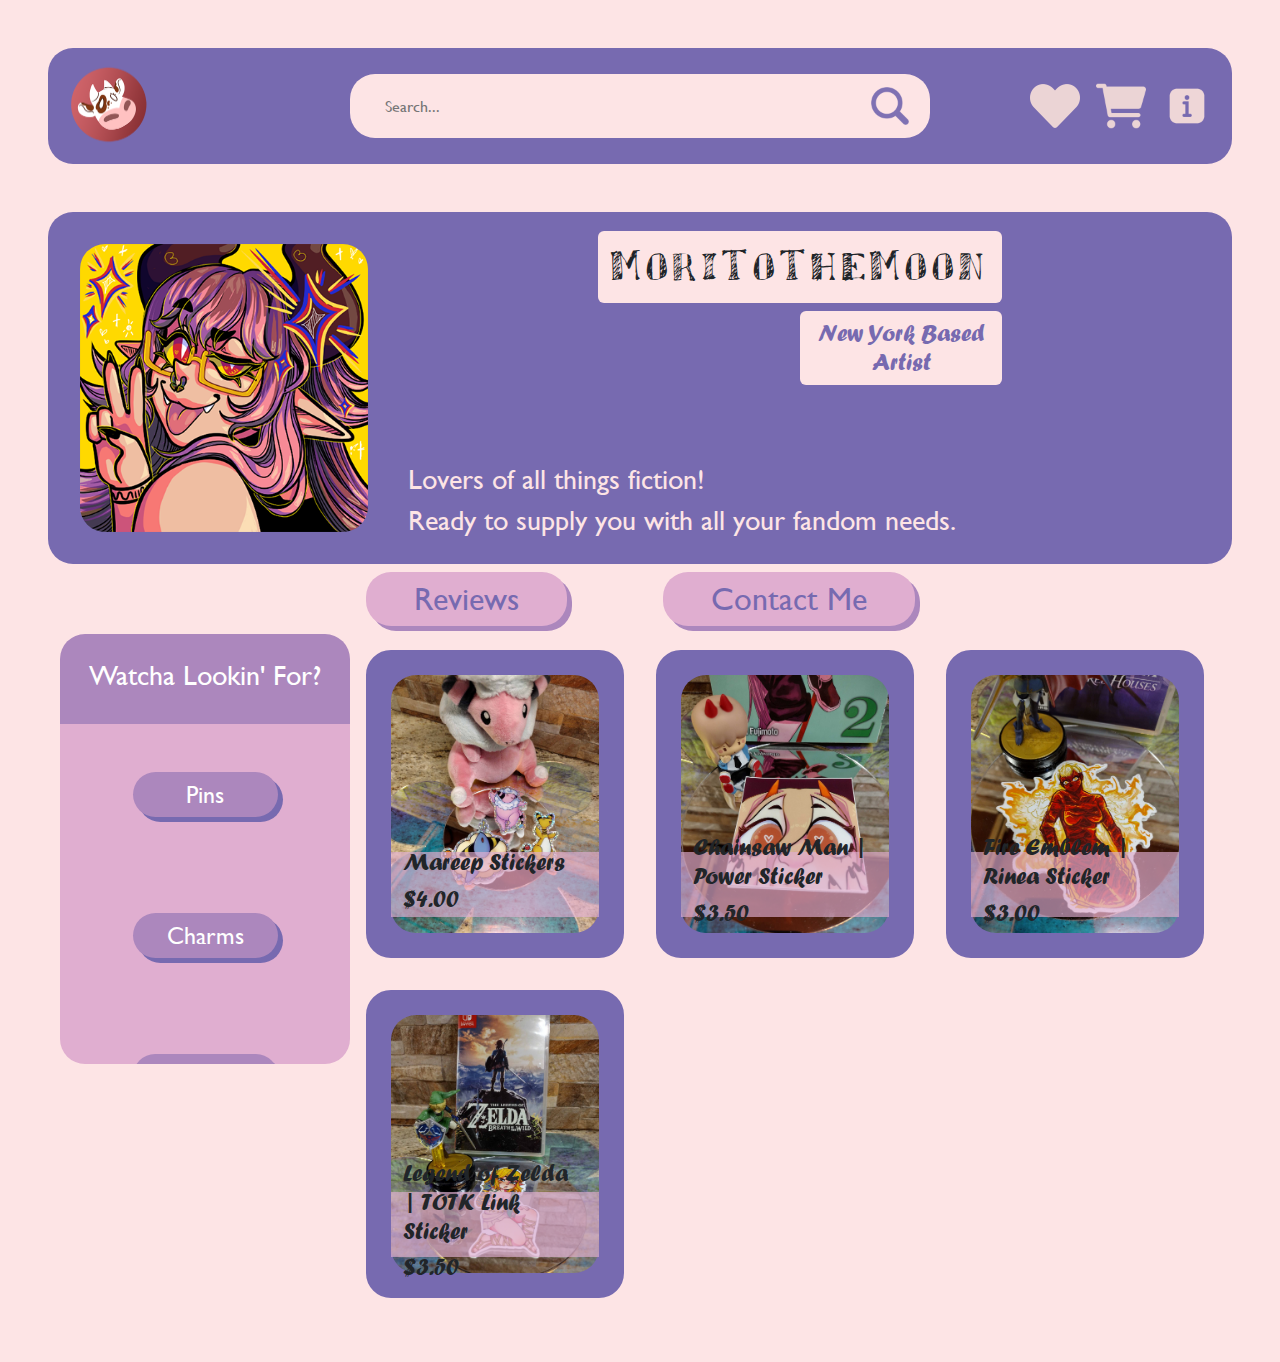
<file: index.html>
<!doctype html>
<html lang="en">
  <head>
    <meta charset="utf-8">
    <meta name="viewport" content="width=device-width, initial-scale=1">
    <title>MoriToTheMoon's Site</title>
    <link href="https://cdn.jsdelivr.net/npm/bootstrap@5.3.3/dist/css/bootstrap.min.css" rel="stylesheet" integrity="sha384-QWTKZyjpPEjISv5WaRU9OFeRpok6YctnYmDr5pNlyT2bRjXh0JMhjY6hW+ALEwIH" crossorigin="anonymous">
    <link rel="stylesheet" href="style.css">
    <link rel="icon" href="./assets/cow logo 1.png">
  </head>
  <body class="p-5">
    <!-- navbar-->
    <nav class="navbar navbar-expand-lg navbar-light py-2 mb-5">
      <div class="container-fluid d-flex flex-row justify-content-center">
        <div class="container w-25 float-start p-0 m-0" onclick="toHome()" style="cursor: pointer;">
          <img src="./assets/cow logo 1.png" width="100" height="100" class="float-start" />
        </div>
        <div class="container w-50 s-cont d-flex justify-content-center align-items-center">
          <input type="text" placeholder="Search...">
          <img src="./assets/3844432_magnifier_search_zoom_icon 2.png" width="50" height="50" />
        </div>
        <div class="container w-25 p-0 m-0 d-flex justify-content-end">
          <img src="./assets/8542029_heart_love_like_icon.png" width="50" height="50" class="mx-2"/>
          <img src="./assets/8664960_cart_shopping_icon.png" alt="" width="50" height="50" class="mx-2" onclick="toCart()" style="cursor: pointer;"/>
          <img src="./assets/4476899_description_about_interface_info_web icons_icon.png" width="50" height="50" class="mx-2"/>
        </div>
      </div>
    </nav>

    <div class="container-fluid h-abt d-flex flex-row p-3 mb-2" style="border-radius: 25px;">
      <img src="./assets/sona pfp.png" class="w-25 m-3" style="border-radius: 25px;"/>
      <div class="container-fluid d-flex flex-column align-items-center justify-content-center">
        <div class="w-50 bg-bpi h-auto p-2 rounded text-center mb-2" style="font-family: 'sketchy'; letter-spacing: 0.3em;">
          <h1>MoriToTheMoon</h1>
        </div>
        <div class="w-25 bg-bpi h-auto p-0 rounded text-center f-dpur" style="margin-left: 25%; font-family: 'forte';">
          <h4 class="m-0 py-2">New York Based Artist</h4>
        </div>
        <div class="container-fluid h-50 d-flex flex-column justify-content-end abt-desc f-bpi m-0">
          <h3>Lovers of all things fiction!</h3>
          <h3>Ready to supply you with all your fandom needs.</h3>
        </div>
      </div>
    </div>
    <div class="container-fluid w-50 d-flex flex-row mb-2">
      <div class="container w-25 bg-pi w-auto px-5 py-2 d-flex flex-column justify-content-center me-5 f-dpur" style="border-radius: 25px; box-shadow: 5px 5px #ac87bd">
        <h2 class="m-0">Reviews</h2>
      </div>
      <div class="container w-25 bg-pi w-auto px-5 py-2 d-flex flex-column justify-content-center ms-5 f-dpur" style="border-radius: 25px; box-shadow: 5px 5px #ac87bd; cursor: pointer;" onclick="toContact()">
        <h2 class="m-0">Contact Me</h2>
      </div>
    </div>

    <div class="container-fluid d-flex flex-row">
      <div class="container-fluid w-25 p-0 d-flex flex-column h-0" style="border-radius: 25px; color: white;">
        <div class="container-fluid text-center py-4 bg-pur" style="border-top-left-radius: 25px; border-top-right-radius: 25px;">
          <h3>Watcha Lookin' For?</h3>
        </div>
        <div class="container-fluid bg-pi d-flex flex-column m-0 p-0 h-50 overflow-auto pin-scroll" style="border-bottom-left-radius: 25px; border-bottom-right-radius: 25px;">
          <div class="container w-50 my-5 bg-pur text-center" style="border-radius: 25px; box-shadow: 5px 5px #776ab0; cursor: pointer;">
            <h4 class="m-0 py-2">Pins</h4>
          </div>
          <div class="container w-50 my-5 bg-pur text-center" style="border-radius: 25px; box-shadow: 5px 5px #776ab0; cursor: pointer;">
            <h4 class="m-0 py-2">Charms</h4>
          </div>
          <div class="container w-50 my-5 bg-pur text-center" style="border-radius: 25px; box-shadow: 5px 5px #776ab0; cursor: pointer;">
            <h4 class="m-0 py-2">Prints</h4>
          </div>
          <div class="container w-50 my-5 bg-pur text-center" style="border-radius: 25px; box-shadow: 5px 5px #776ab0; cursor: pointer;">
            <h4 class="m-0 py-2">Stickers</h4>
          </div>
        </div>
      </div>
      <div class="container-fluid w-75">
        <div class="row row-cols-3" style="font-family: 'forte';">
          <div class="col p-3" style="border-radius: 25px;" onclick="toMareepPage()">
            <div class="art-col w-100 ratio bg-dpur position-relative" style="border-radius: 25px; border: 25px #776ab0 solid;">
              <img src="./assets/IMG_20241114_084109491.jpg" alt="" class="object-fit-cover" style="border-radius: 25px;">
                <div class="container position-absolute bg-pi-t h-25 top-50 mt-5 d-flex flex-column justify-content-center">
                  <h5 style="font-size: x-large;">Mareep Stickers</h5>
                  <h6 style="font-size: x-large;">$4.00</h6>
                </div>
            </div>
          </div>
          <div class="col p-3" style="border-radius: 25px;" onclick="toChainsawPage()">
            <div class="art-col w-100 ratio bg-dpur position-relative" style="border-radius: 25px; border: 25px #776ab0 solid;">
              <img src="./assets/IMG_20241114_084432231_HDR.jpg" alt="" class="object-fit-cover" style="border-radius: 25px;">
                <div class="container position-absolute bg-pi-t h-25 top-50 mt-5 d-flex flex-column justify-content-center">
                  <h5 style="font-size: x-large;">Chainsaw Man | Power Sticker</h5>
                  <h6 style="font-size: x-large;">$3.50</h6>
                </div>
            </div>
          </div>
          <div class="col p-3" style="border-radius: 25px;" onclick="toRineaPage()">
            <div class="art-col w-100 ratio bg-dpur position-relative" style="border-radius: 25px; border: 25px #776ab0 solid;">
              <img src="./assets/IMG_20241114_084625590_HDR.jpg" alt="" class="object-fit-cover" style="border-radius: 25px;">
                <div class="container position-absolute bg-pi-t h-25 top-50 mt-5 d-flex flex-column justify-content-center">
                  <h5 style="font-size: x-large;">Fire Emblem | Rinea Sticker</h5>
                  <h6 style="font-size: x-large;">$3.00</h6>
                </div>
            </div>
          </div>
          <div class="col p-3" style="border-radius: 25px;" onclick="toLinkPage()">
            <div class="art-col w-100 ratio bg-dpur position-relative" style="border-radius: 25px; border: 25px #776ab0 solid;">
              <img src="./assets/IMG_20241114_084914989_HDR.jpg" alt="" class="object-fit-cover" style="border-radius: 25px;">
                <div class="container position-absolute bg-pi-t h-25 top-50 mt-5 d-flex flex-column justify-content-center">
                  <h5 style="font-size: x-large;">Legend of Zelda | TOTK Link Sticker</h5>
                  <h6 style="font-size: x-large;">$3.50</h6>
                </div>
            </div>
          </div>
        </div>

      </div>
    </div>
    <script src="script.js"></script>
    <script src="https://cdn.jsdelivr.net/npm/bootstrap@5.3.3/dist/js/bootstrap.bundle.min.js" integrity="sha384-YvpcrYf0tY3lHB60NNkmXc5s9fDVZLESaAA55NDzOxhy9GkcIdslK1eN7N6jIeHz" crossorigin="anonymous"></script>
  </body>
</html>
</file>
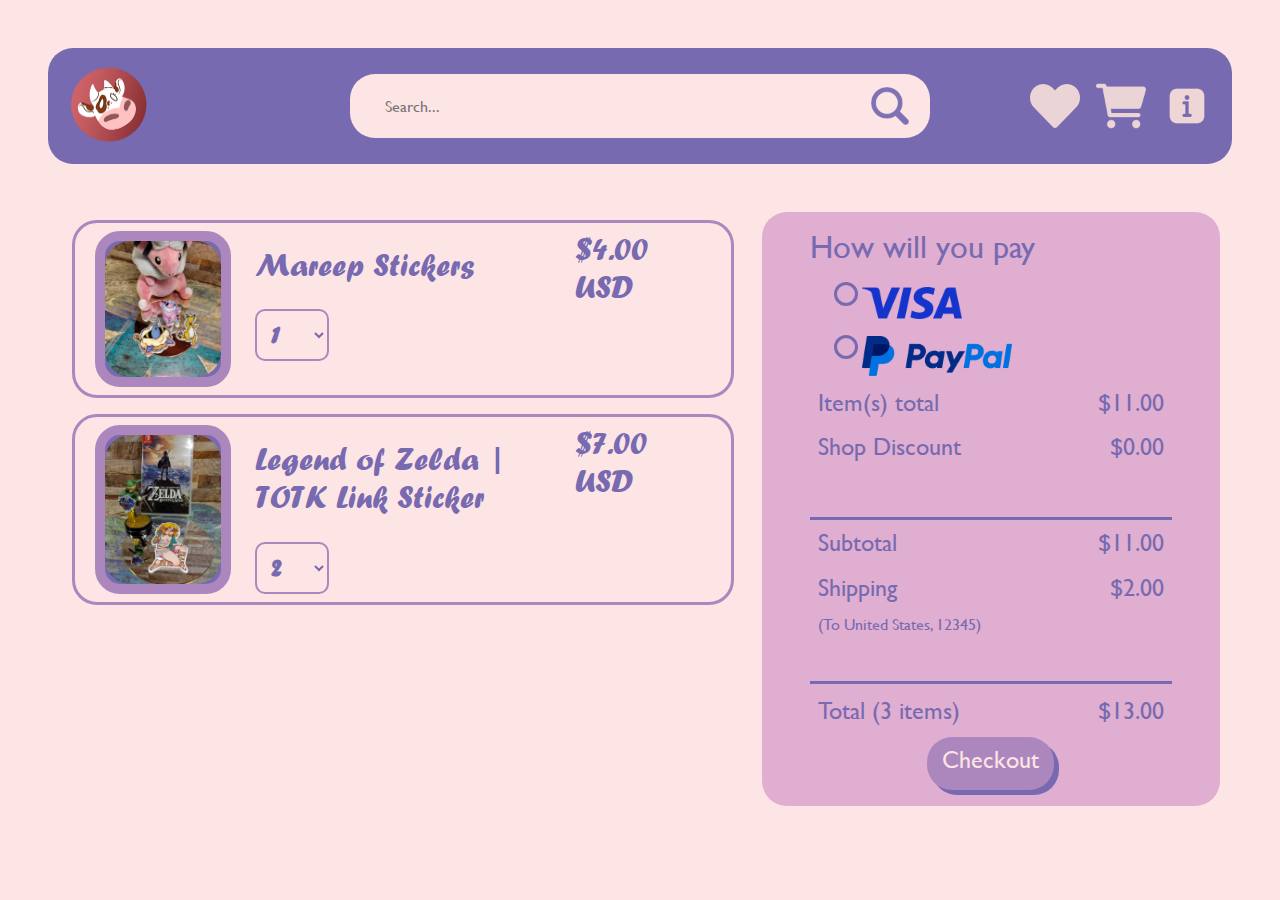
<file: cart.html>
<!doctype html>
<html lang="en">
  <head>
    <meta charset="utf-8">
    <meta name="viewport" content="width=device-width, initial-scale=1">
    <title>MoriToTheMoon's Site</title>
    <link href="https://cdn.jsdelivr.net/npm/bootstrap@5.3.3/dist/css/bootstrap.min.css" rel="stylesheet" integrity="sha384-QWTKZyjpPEjISv5WaRU9OFeRpok6YctnYmDr5pNlyT2bRjXh0JMhjY6hW+ALEwIH" crossorigin="anonymous">
    <link rel="stylesheet" href="style.css">
    <link rel="icon" href="./assets/cow logo 1.png">
  </head>
  <body class="p-5">
    <!-- navbar-->
    <nav class="navbar navbar-expand-lg navbar-light py-2 mb-5">
      <div class="container-fluid d-flex flex-row justify-content-center">
        <div class="container w-25 float-start p-0 m-0" onclick="toHome()" style="cursor: pointer;">
          <img src="./assets/cow logo 1.png" width="100" height="100" class="float-start" />
        </div>
        <div class="container w-50 s-cont d-flex justify-content-center align-items-center">
          <input type="text" placeholder="Search...">
          <img src="./assets/3844432_magnifier_search_zoom_icon 2.png" width="50" height="50" />
        </div>
        <div class="container w-25 p-0 m-0 d-flex justify-content-end">
          <img src="./assets/8542029_heart_love_like_icon.png" width="50" height="50" class="mx-2"/>
          <img src="./assets/8664960_cart_shopping_icon.png" alt="" width="50" height="50" class="mx-2" onclick="toCart()" style="cursor: pointer;"/>
          <img src="./assets/4476899_description_about_interface_info_web icons_icon.png" width="50" height="50" class="mx-2"/>
        </div>
      </div>
    </nav>

    <div class="container-fluid d-flex flex-row">
        <div class="container-fluid d-flex flex-column" style="width: 60%; color: #776ab0; font-family: 'forte';">
            <div class="container-fluid d-flex flex-row p-2 my-2" style="border: #ac87bd 3px solid; border-radius: 25px;">
            <div class="container-fluid d-flex flex-row w-25 m-0" onclick="toMareepPage()">
                <div class="art-col ratio bg-dpur position-relative" style="border-radius: 25px; border: 10px #ac87bd solid;">
                    <img src="./assets/IMG_20241114_084109491.jpg" alt="" class="object-fit-cover" style="border-radius: 25px;">
                </div>
            </div>
            <div class="container-fluid w-50 d-flex flex-column mt-3">
                <h2 class="mb-4">Mareep Stickers</h2>
                <select name="Quantity" id="" style="font-size: 24px;">
                    <option value="1">1</option>
                    <option value="2">2</option>
                    <option value="3">3</option>
                    <option value="4">4</option>
                </select>
            </div>
            <div class="container-fluid w-25">
                <h2>$4.00 USD</h2>
            </div>
            </div>
            <div class="container-fluid d-flex flex-row p-2 my-2" style="border: #ac87bd 3px solid; border-radius: 25px;">
                <div class="container-fluid d-flex flex-row w-25 m-0" onclick="toChainsawPage()">
                    <div class="art-col ratio bg-dpur position-relative" style="border-radius: 25px; border: 10px #ac87bd solid;">
                        <img src="./assets/IMG_20241114_084914989_HDR.jpg" alt="" class="object-fit-cover" style="border-radius: 25px;">
                    </div>
                </div>
                <div class="container-fluid w-50 d-flex flex-column mt-3">
                    <h2 class="mb-4">Legend of Zelda | TOTK Link Sticker</h2>
                    <select name="Quantity" id="" style="font-size: 24px;">
                        <option value="1">1</option>
                        <option value="2" selected>2</option>
                        <option value="3">3</option>
                        <option value="4">4</option>
                    </select>
                </div>
                <div class="container-fluid w-25">
                    <h2>$7.00 USD</h2>
                </div>
                </div>

        </div>
        <div class="container-fluid bg-pi d-flex flex-column px-5 py-3 ms-3 f-dpur" style="width: 40%; border-radius: 25px;">
            <h2>How will you pay</h2>
            <div class="container d-flex flex-column">
                <div class="container my-2 cart-cont">
                    <input type="radio" name="Visa" id="">
                    <label for="Visa"><img src="./assets/visa_logo.png" alt="" width="100"></label>
                </div>
                <div class="container my-2 cart-cont">
                    <input type="radio" name="Paypal" id="">
                    <label for="Visa"><img src="./assets/paypal_logo.png" alt="" width="150"></label>
                </div>
            </div>
            <div class="container-fluid d-flex flex-row justify-content-between my-1 px-2">
              <h4>Item(s) total</h4>
              <h4>$11.00</h4>
            </div>
            <div class="container-fluid d-flex flex-row justify-content-between my-1 pb-5 px-2" style=" border-bottom: #776ab0 3px solid;">
              <h4>Shop Discount</h4>
              <h4>$0.00</h4>
            </div>
            <div class="container-fluid d-flex flex-row justify-content-between my-1 px-2" >
              <h4>Subtotal</h4>
              <h4>$11.00</h4>
            </div>
            <div class="container-fluid d-flex flex-row justify-content-between my-1 px-2">
              <h4>Shipping</h4>
              <h4>$2.00</h4>
            </div>
            <h6 class="pb-5 px-2" style=" border-bottom: #776ab0 3px solid;">(To United States, 12345)</h6>
            <div class="container-fluid d-flex flex-row justify-content-between my-1 px-2">
              <h4>Total (3 items)</h4>
              <h4>$13.00</h4>
            </div>
            <div class="container p-2 bg-pur text-center f-bpi" style="border-radius: 25px; box-shadow: #776ab0 5px 5px; width: 35%;">
                <h4>Checkout</h4>
            </div>
        </div>
    </div>
    <script src="script.js"></script>
    <script src="https://cdn.jsdelivr.net/npm/bootstrap@5.3.3/dist/js/bootstrap.bundle.min.js" integrity="sha384-YvpcrYf0tY3lHB60NNkmXc5s9fDVZLESaAA55NDzOxhy9GkcIdslK1eN7N6jIeHz" crossorigin="anonymous"></script>
  </body>
</html>
</file>
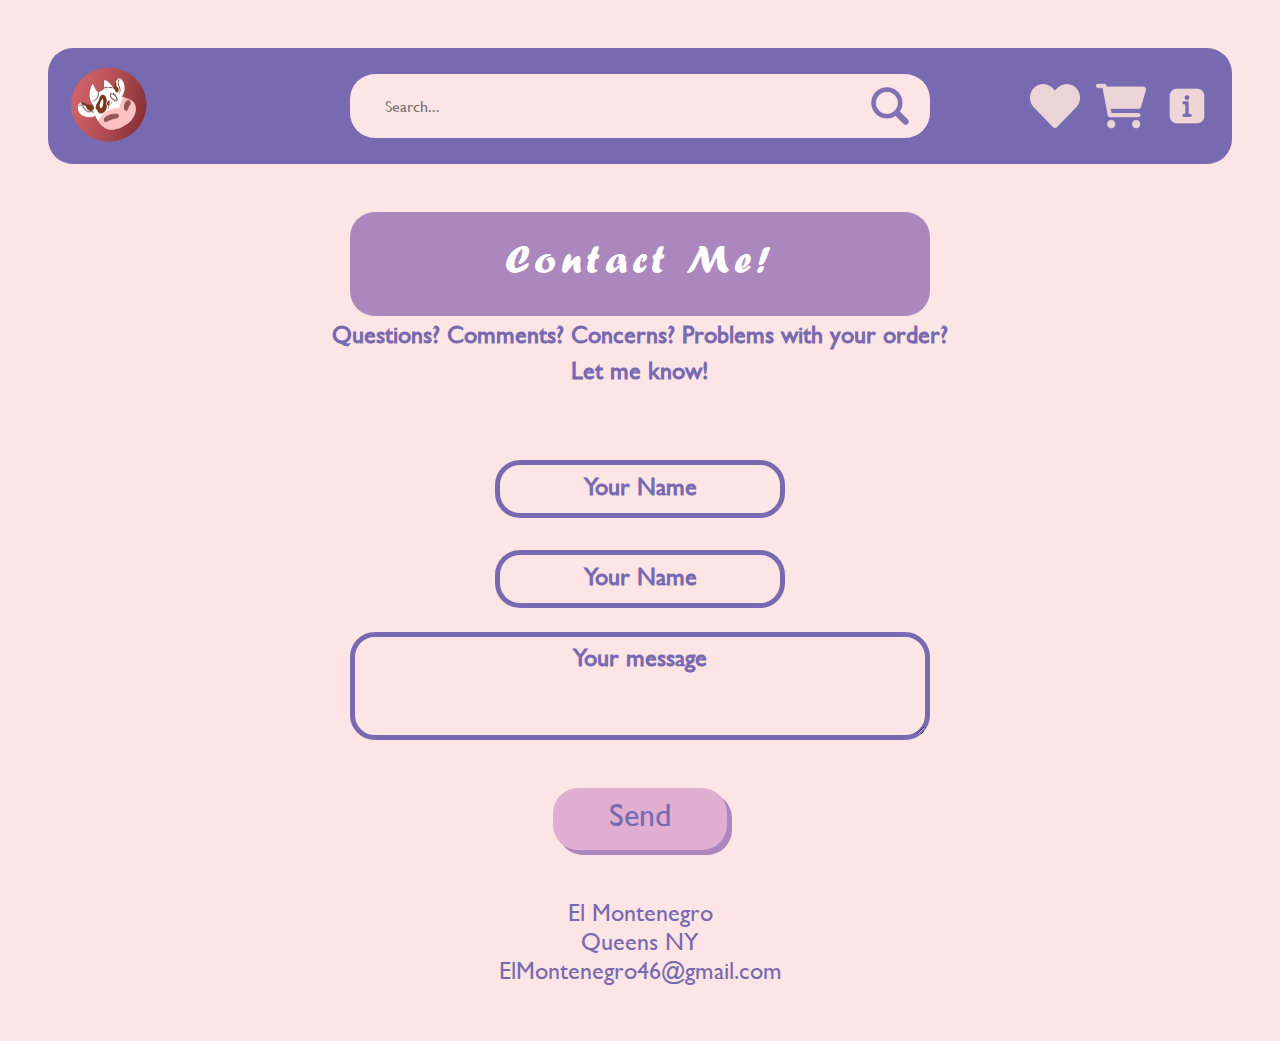
<file: contact.html>
<!doctype html>
<html lang="en">
  <head>
    <meta charset="utf-8">
    <meta name="viewport" content="width=device-width, initial-scale=1">
    <title>MoriToTheMoon's Site</title>
    <link href="https://cdn.jsdelivr.net/npm/bootstrap@5.3.3/dist/css/bootstrap.min.css" rel="stylesheet" integrity="sha384-QWTKZyjpPEjISv5WaRU9OFeRpok6YctnYmDr5pNlyT2bRjXh0JMhjY6hW+ALEwIH" crossorigin="anonymous">
    <link rel="stylesheet" href="style.css">
    <link rel="icon" href="./assets/cow logo 1.png">
  </head>
  <body class="p-5 f-dpur">
    <!-- navbar-->
    <nav class="navbar navbar-expand-lg navbar-light py-2 mb-5">
      <div class="container-fluid d-flex flex-row justify-content-center">
        <div class="container w-25 float-start p-0 m-0" onclick="toHome()" style="cursor: pointer;">
          <img src="./assets/cow logo 1.png" width="100" height="100" class="float-start" />
        </div>
        <div class="container w-50 s-cont d-flex justify-content-center align-items-center">
          <input type="text" placeholder="Search...">
          <img src="./assets/3844432_magnifier_search_zoom_icon 2.png" width="50" height="50" />
        </div>
        <div class="container w-25 p-0 m-0 d-flex justify-content-end">
          <img src="./assets/8542029_heart_love_like_icon.png" width="50" height="50" class="mx-2"/>
          <img src="./assets/8664960_cart_shopping_icon.png" alt="" width="50" height="50" class="mx-2" onclick="toCart()" style="cursor: pointer;"/>
          <img src="./assets/4476899_description_about_interface_info_web icons_icon.png" width="50" height="50" class="mx-2"/>
        </div>
      </div>
    </nav>

    <div class="container-fluid d-flex flex-column text-center align-items-center">
        <div class="container w-50 bg-pur text-center p-4" style="border-radius: 25px; color: white; letter-spacing: 0.3em; font-family: 'forte';">
            <h1>Contact Me!</h1>
        </div>
        <p style="font-size: x-large; font-weight: 600;" class="pb-5">Questions? Comments? Concerns? Problems with your order?<br>Let me know!</p>
        <input type="text" placeholder="Your Name" class="w-25 contact-input mb-4" style="border: 5px #776ab0 solid; border-radius: 25px; text-align: center;">
        <input type="text" placeholder="Your Name" class="w-25 contact-input mb-4" style="border: 5px #776ab0 solid; border-radius: 25px; text-align: center;">
        <textarea type="text" placeholder="Your message" class="w-50 contact-input pb-5 bg-bpi mb-5" style="border: 5px #776ab0 solid; border-radius: 25px; text-align: center;"></textarea>
        <div class="container bg-pi p-2 mb-5" style="border-radius: 25px; box-shadow: #ac87bd 5px 5px; width: 15%; cursor: pointer; font-weight: 600;">
            <h2>
                Send
            </h2>
        </div>
        <h4 >
            El Montenegro<br/>Queens NY<br />ElMontenegro46@gmail.com
        </h4>
    </div>
    <script src="script.js"></script>
    <script src="https://cdn.jsdelivr.net/npm/bootstrap@5.3.3/dist/js/bootstrap.bundle.min.js" integrity="sha384-YvpcrYf0tY3lHB60NNkmXc5s9fDVZLESaAA55NDzOxhy9GkcIdslK1eN7N6jIeHz" crossorigin="anonymous"></script>
  </body>
</html>
</file>
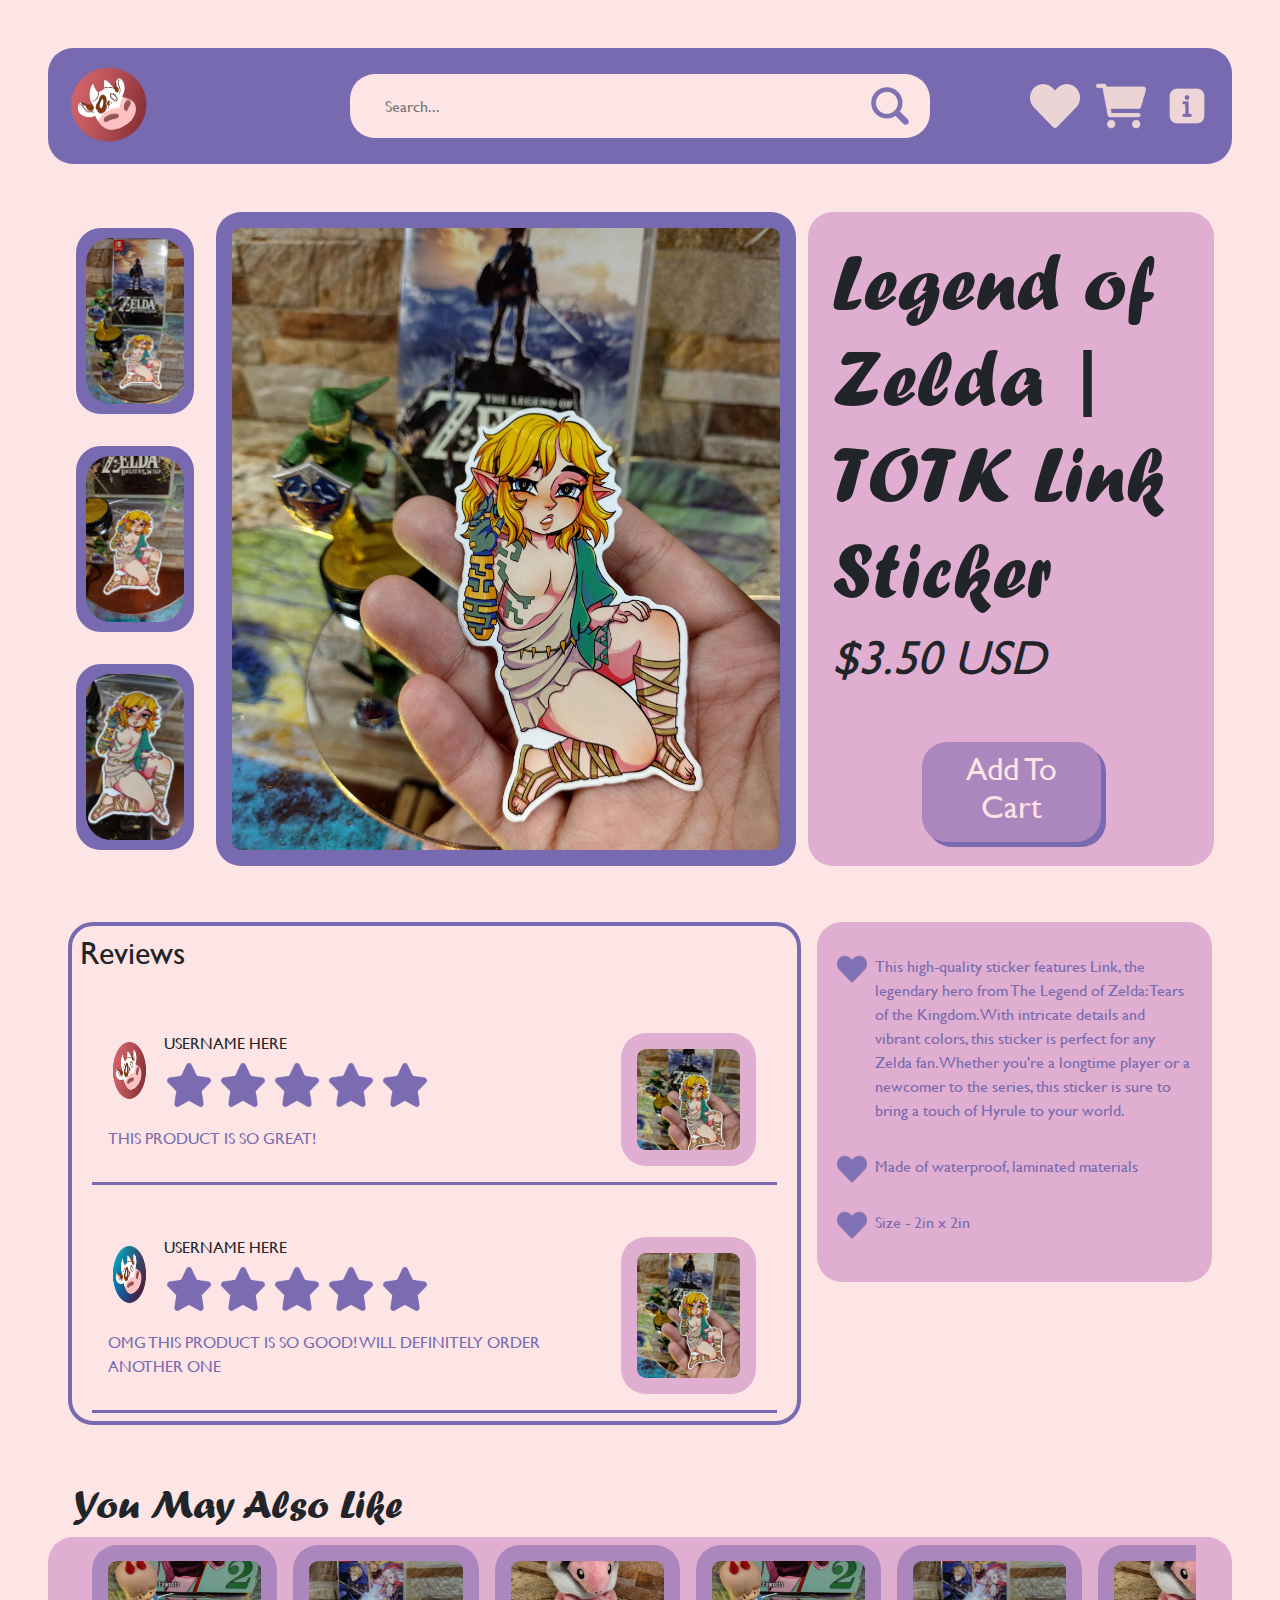
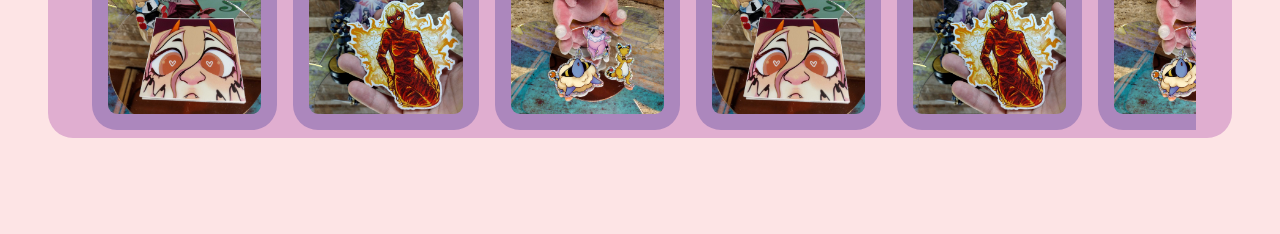
<file: linktotk.html>
<!doctype html>
<html lang="en">
  <head>
    <meta charset="utf-8">
    <meta name="viewport" content="width=device-width, initial-scale=1">
    <title>MoriToTheMoon's Site</title>
    <link href="https://cdn.jsdelivr.net/npm/bootstrap@5.3.3/dist/css/bootstrap.min.css" rel="stylesheet" integrity="sha384-QWTKZyjpPEjISv5WaRU9OFeRpok6YctnYmDr5pNlyT2bRjXh0JMhjY6hW+ALEwIH" crossorigin="anonymous">
    <link rel="stylesheet" href="style.css">
    <link rel="icon" href="./assets/cow logo 1.png">
  </head>
  <body class="p-5">
    <!-- navbar-->
    <nav class="navbar navbar-expand-lg navbar-light py-2 mb-5">
      <div class="container-fluid d-flex flex-row justify-content-center">
        <div class="container w-25 float-start p-0 m-0" onclick="toHome()" style="cursor: pointer;">
          <img src="./assets/cow logo 1.png" width="100" height="100" class="float-start" />
        </div>
        <div class="container w-50 s-cont d-flex justify-content-center align-items-center">
          <input type="text" placeholder="Search...">
          <img src="./assets/3844432_magnifier_search_zoom_icon 2.png" width="50" height="50" />
        </div>
        <div class="container w-25 p-0 m-0 d-flex justify-content-end">
          <img src="./assets/8542029_heart_love_like_icon.png" width="50" height="50" class="mx-2"/>
          <img src="./assets/8664960_cart_shopping_icon.png" alt="" width="50" height="50" class="mx-2" onclick="toCart()" style="cursor: pointer;"/>
          <img src="./assets/4476899_description_about_interface_info_web icons_icon.png" width="50" height="50" class="mx-2"/>
        </div>
      </div>
    </nav>

    <div class="container-fluid d-flex flex-row h-100 mb-5">
        <div class="container row row-cols-1" style="width: 15%;">
            <div class="col p-3 ratio">
                <div class="art-col w-100 ratio bg-dpur position-relative" style="border-radius: 25px; border: 10px #776ab0 solid;">
                    <img src="./assets/IMG_20241114_084914989_HDR.jpg" alt="" class="object-fit-cover" style="border-radius: 25px;">
                  </div>
            </div>
            <div class="col p-3 ratio">
                <div class="art-col w-100 ratio bg-dpur position-relative" style="border-radius: 25px; border: 10px #776ab0 solid;">
                    <img src="./assets/IMG_20241114_084921990_HDR.jpg" alt="" class="object-fit-cover" style="border-radius: 25px;">
                  </div>
            </div>
            <div class="col p-3 ratio">
                <div class="art-col w-100 ratio bg-dpur position-relative" style="border-radius: 25px; border: 10px #776ab0 solid;">
                    <img src="./assets/IMG_20241114_084947325_HDR.jpg" alt="" class="object-fit-cover" style="border-radius: 25px;">
                  </div>
            </div>
        </div>
        <div class="container w-50 ratio bg-dpur" style="border-radius: 25px;">
            <img src="./assets/IMG_20241114_084956350_HDR.jpg" class="object-fit-cover p-3" alt="" style="border-radius: 25px;">
        </div>
        <div class="container d-flex flex-column bg-pi p-4" style="width: 35%; border-radius: 25px;">
            <h1 class="display-1" style="font-family: 'forte';">Legend of Zelda | TOTK Link Sticker</h1>
            <h3 class="pb-5 display-5" style="font-style: italic;">$3.50 USD</h3>
            <div class="container w-50 bg-pur py-2 text-center f-bpi" style="border-radius: 25px; box-shadow: #776ab0 5px 5px; cursor: pointer;">
              <h2>Add To Cart</h2>
            </div>
        </div>
    </div>
    <div class="container-fluid d-flex flex-row h-auto">
      <div class="container-fluid p-2 m-2" style="border: #776ab0 4px solid; border-radius: 25px; width: 65%;">
        <h2>Reviews</h2>
        <div class="container-fluid mh-50 d-flex flex-column" style="overflow-x: hidden; overflow-y: scroll;">
          <!--INDIVIDUAL REVIEW-->
          <div class="container d-flex flex-row p-1 pb-3 my-5" style="border-bottom: #776ab0 3px solid;">
            <div class="container w-75 d-flex flex-column p-0 m-0">
              <div class="container d-flex flex-row">
                <div class="container ratio ratio-1x1 p-0" style=" width: 10%; border-radius: 50%;">
                  <img src="./assets/cow logo 1.png" alt="">
                </div>
                <div class="container d-flex flex-column">
                  <h6>USERNAME HERE</h6>
                  <div class="container flex flex-row p-0">
                    <img src="./assets/Full_Star.png" alt="" width="50">
                    <img src="./assets/Full_Star.png" alt="" width="50">
                    <img src="./assets/Full_Star.png" alt="" width="50">
                    <img src="./assets/Full_Star.png" alt="" width="50">
                    <img src="./assets/Full_Star.png" alt="" width="50">
                  </div>
                </div>
              </div>
              <div class="container mt-3 f-dpur">
                <p>THIS PRODUCT IS SO GREAT!</p>
              </div>
            </div>
            <div class="container-fluid bg-pi ratio ratio-1x1" style="border-radius: 25px; width: 20%;">
              <img src="./assets/IMG_20241114_084956350_HDR.jpg" class="object-fit-cover p-3 ratio over" alt="" style="border-radius: 25px;" width="100%" height="100%">
            </div>
          </div>
          <div class="container d-flex flex-row p-1 pb-3" style="border-bottom: #776ab0 3px solid;">
            <div class="container w-75 d-flex flex-column p-0 m-0">
              <div class="container d-flex flex-row">
                <div class="container ratio ratio-1x1 p-0" style=" width: 10%; border-radius: 50%;">
                  <img src="./assets/cow logo 2.png" alt="">
                </div>
                <div class="container d-flex flex-column">
                  <h6>USERNAME HERE</h6>
                  <div class="container flex flex-row p-0">
                    <img src="./assets/Full_Star.png" alt="" width="50">
                    <img src="./assets/Full_Star.png" alt="" width="50">
                    <img src="./assets/Full_Star.png" alt="" width="50">
                    <img src="./assets/Full_Star.png" alt="" width="50">
                    <img src="./assets/Full_Star.png" alt="" width="50">
                  </div>
                </div>
              </div>
              <div class="container mt-3 f-dpur">
                <p>OMG THIS PRODUCT IS SO GOOD! WILL DEFINITELY ORDER ANOTHER ONE</p>
              </div>
            </div>
            <div class="container-fluid bg-pi ratio ratio-1x1" style="border-radius: 25px; width: 20%;">
              <img src="./assets/IMG_20241114_084956350_HDR.jpg" class="object-fit-cover p-3 ratio over" alt="" style="border-radius: 25px;" width="100%" height="100%">
            </div>
          </div>
        </div>
      </div>
      <div class="container-fluid flex flex-column bg-pi py-4 h-100 m-2 px-2 f-dpur" style="border-radius: 25px; width: 35%;">
        <div class="container d-flex flex-row py-2">
          <img src="./assets/8542029_heart_love_like_icon 2.png" alt="" width="30" height="30" class="me-2">
          <p>This high-quality sticker features Link, the legendary hero from The Legend of Zelda: Tears of the Kingdom. With intricate details and vibrant colors, this sticker is perfect for any Zelda fan. Whether you're a longtime player or a newcomer to the series, this sticker is sure to bring a touch of Hyrule to your world.</p>
        </div>
        <div class="container d-flex flex-row py-2">
          <img src="./assets/8542029_heart_love_like_icon 2.png" alt="" width="30" height="30" class="me-2">
          <p>
            Made of waterproof, laminated materials
          </p>
        </div>
        <div class="container d-flex flex-row py-2">
          <img src="./assets/8542029_heart_love_like_icon 2.png" alt="" width="30" height="30" class="me-2">
          <p>Size - 2in x 2in</p>
        </div>
      </div>
    </div>
    <div class="container-fluid d-flex flex-column my-5 p-0">
      <h1 style="font-family: 'forte';" class="ms-4">You May Also Like</h1>
      <div class="container-fluid horizontal-scrollable p-2 px-5 m-0 w-100 bg-pi" style="border-radius: 25px;">
        <div class="row flex-nowrap text-center">
            <div class="col-2 ratio ratio-1x1 p-2 bg-pur mx-2" style="width: 16.66%; border-radius: 25px; cursor: pointer;" onclick="toChainsawPage()">
              <img src="./assets/IMG_20241114_084432231_HDR.jpg" alt="" class="object-fit-cover p-3" style="border-radius: 25px;">
            </div>
            <div class="col-2 ratio ratio-1x1 p-2 bg-pur mx-2" style="width: 16.66%; border-radius: 25px; cursor: pointer;" onclick="toRineaPage()">
              <img src="./assets/IMG_20241114_084708625_HDR.jpg" alt="" class="object-fit-cover p-3" style="border-radius: 25px;">
            </div>
            <div class="col-2 ratio ratio-1x1 p-2 bg-pur mx-2" style="width: 16.66%; border-radius: 25px; cursor: pointer;" onclick="toMareepPage()">
              <img src="./assets/IMG_20241114_084109491.jpg" alt="" class="object-fit-cover p-3" style="border-radius: 25px;">
            </div>
            <div class="col-2 ratio ratio-1x1 p-2 bg-pur mx-2" style="width: 16.66%; border-radius: 25px; cursor: pointer;" onclick="toChainsawPage()">
              <img src="./assets/IMG_20241114_084432231_HDR.jpg" alt="" class="object-fit-cover p-3" style="border-radius: 25px;">
            </div>
            <div class="col-2 ratio ratio-1x1 p-2 bg-pur mx-2" style="width: 16.66%; border-radius: 25px; cursor: pointer;" onclick="toRineaPage()">
              <img src="./assets/IMG_20241114_084708625_HDR.jpg" alt="" class="object-fit-cover p-3" style="border-radius: 25px;">
            </div>
            <div class="col-2 ratio ratio-1x1 p-2 bg-pur mx-2" style="width: 16.66%; border-radius: 25px; cursor: pointer;" onclick="toMareepPage()">
                <img src="./assets/IMG_20241114_084109491.jpg" alt="" class="object-fit-cover p-3" style="border-radius: 25px;">
              </div>
            <div class="col-2 ratio ratio-1x1 p-2 bg-pur mx-2" style="width: 16.66%; border-radius: 25px; cursor: pointer;" onclick="toChainsawPage()">
              <img src="./assets/IMG_20241114_084432231_HDR.jpg" alt="" class="object-fit-cover p-3" style="border-radius: 25px;">
            </div>
            <div class="col-2 ratio ratio-1x1 p-2 bg-pur mx-2" style="width: 16.66%; border-radius: 25px; cursor: pointer;" onclick="toRineaPage()">
              <img src="./assets/IMG_20241114_084708625_HDR.jpg" alt="" class="object-fit-cover p-3" style="border-radius: 25px;">
            </div>
            <div class="col-2 ratio ratio-1x1 p-2 bg-pur mx-2" style="width: 16.66%; border-radius: 25px; cursor: pointer;" onclick="toMareepPage()">
                <img src="./assets/IMG_20241114_084109491.jpg" alt="" class="object-fit-cover p-3" style="border-radius: 25px;">
              </div>
        </div>
    </div>
    </div>
    <script src="script.js"></script>
    <script src="https://cdn.jsdelivr.net/npm/bootstrap@5.3.3/dist/js/bootstrap.bundle.min.js" integrity="sha384-YvpcrYf0tY3lHB60NNkmXc5s9fDVZLESaAA55NDzOxhy9GkcIdslK1eN7N6jIeHz" crossorigin="anonymous"></script>
  </body>
</html>
</file>
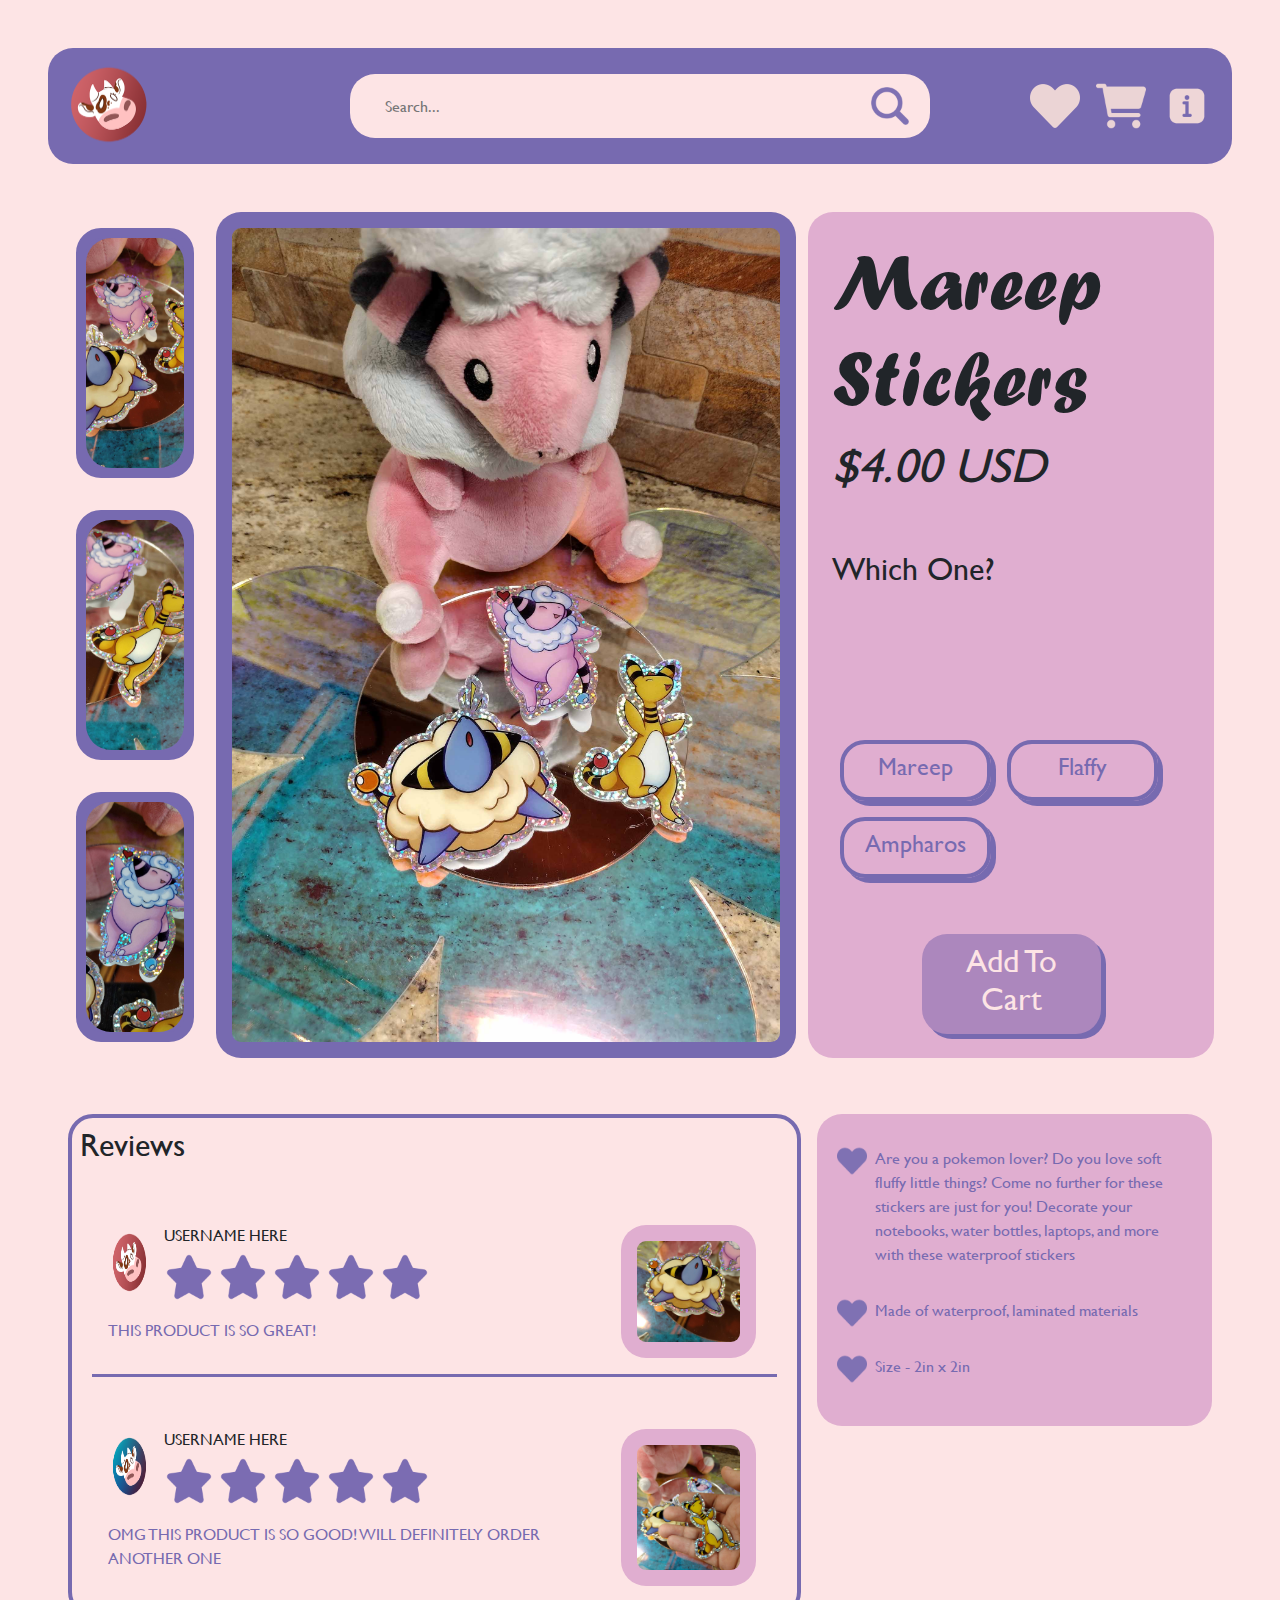
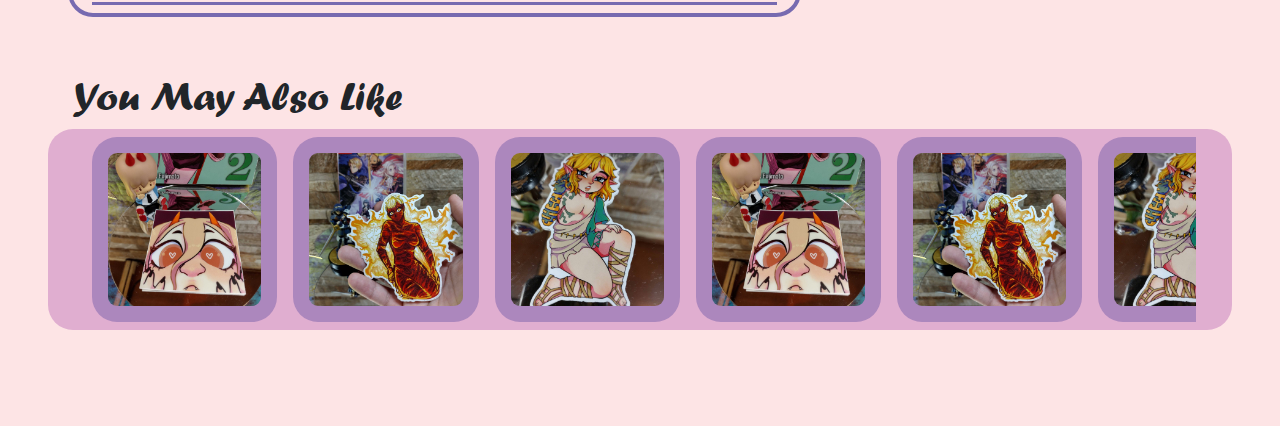
<file: mareep_sticker.html>
<!doctype html>
<html lang="en">
  <head>
    <meta charset="utf-8">
    <meta name="viewport" content="width=device-width, initial-scale=1">
    <title>MoriToTheMoon's Site</title>
    <link href="https://cdn.jsdelivr.net/npm/bootstrap@5.3.3/dist/css/bootstrap.min.css" rel="stylesheet" integrity="sha384-QWTKZyjpPEjISv5WaRU9OFeRpok6YctnYmDr5pNlyT2bRjXh0JMhjY6hW+ALEwIH" crossorigin="anonymous">
    <link rel="stylesheet" href="style.css">
    <link rel="icon" href="./assets/cow logo 1.png">
  </head>
  <body class="p-5">
    <!-- navbar-->
    <nav class="navbar navbar-expand-lg navbar-light py-2 mb-5">
      <div class="container-fluid d-flex flex-row justify-content-center">
        <div class="container w-25 float-start p-0 m-0" onclick="toHome()" style="cursor: pointer;">
          <img src="./assets/cow logo 1.png" width="100" height="100" class="float-start" />
        </div>
        <div class="container w-50 s-cont d-flex justify-content-center align-items-center">
          <input type="text" placeholder="Search...">
          <img src="./assets/3844432_magnifier_search_zoom_icon 2.png" width="50" height="50" />
        </div>
        <div class="container w-25 p-0 m-0 d-flex justify-content-end">
          <img src="./assets/8542029_heart_love_like_icon.png" width="50" height="50" class="mx-2"/>
          <img src="./assets/8664960_cart_shopping_icon.png" alt="" width="50" height="50" class="mx-2" onclick="toCart()" style="cursor: pointer;"/>
          <img src="./assets/4476899_description_about_interface_info_web icons_icon.png" width="50" height="50" class="mx-2"/>
        </div>
      </div>
    </nav>

    <div class="container-fluid d-flex flex-row h-100 mb-5">
        <div class="container row row-cols-1" style="width: 15%;">
            <div class="col p-3 ratio">
                <div class="art-col w-100 ratio bg-dpur position-relative" style="border-radius: 25px; border: 10px #776ab0 solid;">
                    <img src="./assets/IMG_20241114_084138281.jpg" alt="" class="object-fit-cover" style="border-radius: 25px;">
                  </div>
            </div>
            <div class="col p-3 ratio">
                <div class="art-col w-100 ratio bg-dpur position-relative" style="border-radius: 25px; border: 10px #776ab0 solid;">
                    <img src="./assets/IMG_20241114_084204897.jpg" alt="" class="object-fit-cover" style="border-radius: 25px;">
                  </div>
            </div>
            <div class="col p-3 ratio">
                <div class="art-col w-100 ratio bg-dpur position-relative" style="border-radius: 25px; border: 10px #776ab0 solid;">
                    <img src="./assets/IMG_20241114_084214491_HDR.jpg" alt="" class="object-fit-cover" style="border-radius: 25px;">
                  </div>
            </div>
        </div>
        <div class="container w-50 ratio bg-dpur" style="border-radius: 25px;">
            <img src="./assets/IMG_20241114_084109491.jpg" class="object-fit-cover p-3" alt="" style="border-radius: 25px;">
        </div>
        <div class="container d-flex flex-column bg-pi p-4" style="width: 35%; border-radius: 25px;">
            <h1 class="display-1" style="font-family: 'forte';">Mareep Stickers</h1>
            <h3 class="pb-5 display-5" style="font-style: italic;">$4.00 USD</h3>
            <h2 class="mb-5">Which One?</h2>
            <div class="container py-5 mx-5"></div>
            <div class="container row row-cols-2 mb-5">
              <div class="container py-2 text-center my-2 f-dpur" style="border: #776ab0 4px solid; border-radius: 25px; box-shadow: #776ab0 5px 5px; cursor: pointer; width: 45%;">
                <h4>Mareep</h4>
              </div>
              <div class="container py-2 text-center my-2 f-dpur" style="border: #776ab0 4px solid; border-radius: 25px; box-shadow: #776ab0 5px 5px; cursor: pointer; width: 45%;">
                <h4>Flaffy</h4>
              </div>
              <div class="container py-2 text-center my-2 f-dpur" style="border: #776ab0 4px solid; border-radius: 25px; box-shadow: #776ab0 5px 5px; cursor: pointer; width: 45%;">
                <h4>Ampharos</h4>
              </div>
              <div class="container " style="width: 45%;"></div>
            </div>
            <div class="container w-50 bg-pur py-2 text-center f-bpi" style="border-radius: 25px; box-shadow: #776ab0 5px 5px; cursor: pointer;">
              <h2>Add To Cart</h2>
            </div>
        </div>
    </div>
    <div class="container-fluid d-flex flex-row h-auto">
      <div class="container-fluid p-2 m-2" style="border: #776ab0 4px solid; border-radius: 25px; width: 65%;">
        <h2>Reviews</h2>
        <div class="container-fluid mh-50 d-flex flex-column" style="overflow-x: hidden; overflow-y: scroll;">
          <!--INDIVIDUAL REVIEW-->
          <div class="container d-flex flex-row p-1 pb-3 my-5" style="border-bottom: #776ab0 3px solid;">
            <div class="container w-75 d-flex flex-column p-0 m-0">
              <div class="container d-flex flex-row">
                <div class="container ratio ratio-1x1 p-0" style=" width: 10%; border-radius: 50%;">
                  <img src="./assets/cow logo 1.png" alt="">
                </div>
                <div class="container d-flex flex-column">
                  <h6>USERNAME HERE</h6>
                  <div class="container flex flex-row p-0">
                    <img src="./assets/Full_Star.png" alt="" width="50">
                    <img src="./assets/Full_Star.png" alt="" width="50">
                    <img src="./assets/Full_Star.png" alt="" width="50">
                    <img src="./assets/Full_Star.png" alt="" width="50">
                    <img src="./assets/Full_Star.png" alt="" width="50">
                  </div>
                </div>
              </div>
              <div class="container mt-3 f-dpur">
                <p>THIS PRODUCT IS SO GREAT!</p>
              </div>
            </div>
            <div class="container-fluid bg-pi ratio ratio-1x1" style="border-radius: 25px; width: 20%;">
              <img src="./assets/IMG_20241114_084208960.jpg" class="object-fit-cover p-3 ratio over" alt="" style="border-radius: 25px;" width="100%" height="100%">
            </div>
          </div>
          <div class="container d-flex flex-row p-1 pb-3" style="border-bottom: #776ab0 3px solid;">
            <div class="container w-75 d-flex flex-column p-0 m-0">
              <div class="container d-flex flex-row">
                <div class="container ratio ratio-1x1 p-0" style=" width: 10%; border-radius: 50%;">
                  <img src="./assets/cow logo 2.png" alt="">
                </div>
                <div class="container d-flex flex-column">
                  <h6>USERNAME HERE</h6>
                  <div class="container flex flex-row p-0">
                    <img src="./assets/Full_Star.png" alt="" width="50">
                    <img src="./assets/Full_Star.png" alt="" width="50">
                    <img src="./assets/Full_Star.png" alt="" width="50">
                    <img src="./assets/Full_Star.png" alt="" width="50">
                    <img src="./assets/Full_Star.png" alt="" width="50">
                  </div>
                </div>
              </div>
              <div class="container mt-3 f-dpur">
                <p>OMG THIS PRODUCT IS SO GOOD! WILL DEFINITELY ORDER ANOTHER ONE</p>
              </div>
            </div>
            <div class="container-fluid bg-pi ratio ratio-1x1" style="border-radius: 25px; width: 20%;">
              <img src="./assets/IMG_20241114_084229314.jpg" class="object-fit-cover p-3 ratio over" alt="" style="border-radius: 25px;" width="100%" height="100%">
            </div>
          </div>
        </div>
      </div>
      <div class="container-fluid flex flex-column bg-pi py-4 h-100 m-2 px-2 f-dpur" style="border-radius: 25px; width: 35%;">
        <div class="container d-flex flex-row py-2">
          <img src="./assets/8542029_heart_love_like_icon 2.png" alt="" width="30" height="30" class="me-2">
          <p>Are you a pokemon lover? Do you love soft fluffy little things? Come no further for these stickers are just for you! Decorate your notebooks, water bottles, laptops, and more with these waterproof stickers</p>
        </div>
        <div class="container d-flex flex-row py-2">
          <img src="./assets/8542029_heart_love_like_icon 2.png" alt="" width="30" height="30" class="me-2">
          <p>
            Made of waterproof, laminated materials
          </p>
        </div>
        <div class="container d-flex flex-row py-2">
          <img src="./assets/8542029_heart_love_like_icon 2.png" alt="" width="30" height="30" class="me-2">
          <p>Size - 2in x 2in</p>
        </div>
      </div>
    </div>
    <div class="container-fluid d-flex flex-column my-5 p-0">
      <h1 style="font-family: 'forte';" class="ms-4">You May Also Like</h1>
      <div class="container-fluid horizontal-scrollable p-2 px-5 m-0 w-100 bg-pi" style="border-radius: 25px;">
        <div class="row flex-nowrap text-center">
            <div class="col-2 ratio ratio-1x1 p-2 bg-pur mx-2" style="width: 16.66%; border-radius: 25px; cursor: pointer;" onclick="toChainsawPage()">
              <img src="./assets/IMG_20241114_084432231_HDR.jpg" alt="" class="object-fit-cover p-3" style="border-radius: 25px;">
            </div>
            <div class="col-2 ratio ratio-1x1 p-2 bg-pur mx-2" style="width: 16.66%; border-radius: 25px; cursor: pointer;" onclick="toRineaPage()">
              <img src="./assets/IMG_20241114_084708625_HDR.jpg" alt="" class="object-fit-cover p-3" style="border-radius: 25px;">
            </div>
            <div class="col-2 ratio ratio-1x1 p-2 bg-pur mx-2" style="width: 16.66%; border-radius: 25px; cursor: pointer;" onclick="toLinkPage()">
              <img src="./assets/IMG_20241114_084947325_HDR.jpg" alt="" class="object-fit-cover p-3" style="border-radius: 25px;">
            </div>
            <div class="col-2 ratio ratio-1x1 p-2 bg-pur mx-2" style="width: 16.66%; border-radius: 25px; cursor: pointer;" onclick="toChainsawPage()">
              <img src="./assets/IMG_20241114_084432231_HDR.jpg" alt="" class="object-fit-cover p-3" style="border-radius: 25px;">
            </div>
            <div class="col-2 ratio ratio-1x1 p-2 bg-pur mx-2" style="width: 16.66%; border-radius: 25px; cursor: pointer;" onclick="toRineaPage()">
              <img src="./assets/IMG_20241114_084708625_HDR.jpg" alt="" class="object-fit-cover p-3" style="border-radius: 25px;">
            </div>
            <div class="col-2 ratio ratio-1x1 p-2 bg-pur mx-2" style="width: 16.66%; border-radius: 25px; cursor: pointer;" onclick="toLinkPage()">
              <img src="./assets/IMG_20241114_084947325_HDR.jpg" alt="" class="object-fit-cover p-3" style="border-radius: 25px;">
            </div>
            <div class="col-2 ratio ratio-1x1 p-2 bg-pur mx-2" style="width: 16.66%; border-radius: 25px; cursor: pointer;" onclick="toChainsawPage()">
              <img src="./assets/IMG_20241114_084432231_HDR.jpg" alt="" class="object-fit-cover p-3" style="border-radius: 25px;">
            </div>
            <div class="col-2 ratio ratio-1x1 p-2 bg-pur mx-2" style="width: 16.66%; border-radius: 25px; cursor: pointer;" onclick="toRineaPage()">
              <img src="./assets/IMG_20241114_084708625_HDR.jpg" alt="" class="object-fit-cover p-3" style="border-radius: 25px;">
            </div>
            <div class="col-2 ratio ratio-1x1 p-2 bg-pur mx-2" style="width: 16.66%; border-radius: 25px; cursor: pointer;" onclick="toLinkPage()">
              <img src="./assets/IMG_20241114_084947325_HDR.jpg" alt="" class="object-fit-cover p-3" style="border-radius: 25px;">
            </div>
        </div>
    </div>
    </div>
    <script src="script.js"></script>
    <script src="https://cdn.jsdelivr.net/npm/bootstrap@5.3.3/dist/js/bootstrap.bundle.min.js" integrity="sha384-YvpcrYf0tY3lHB60NNkmXc5s9fDVZLESaAA55NDzOxhy9GkcIdslK1eN7N6jIeHz" crossorigin="anonymous"></script>
  </body>
</html>
</file>
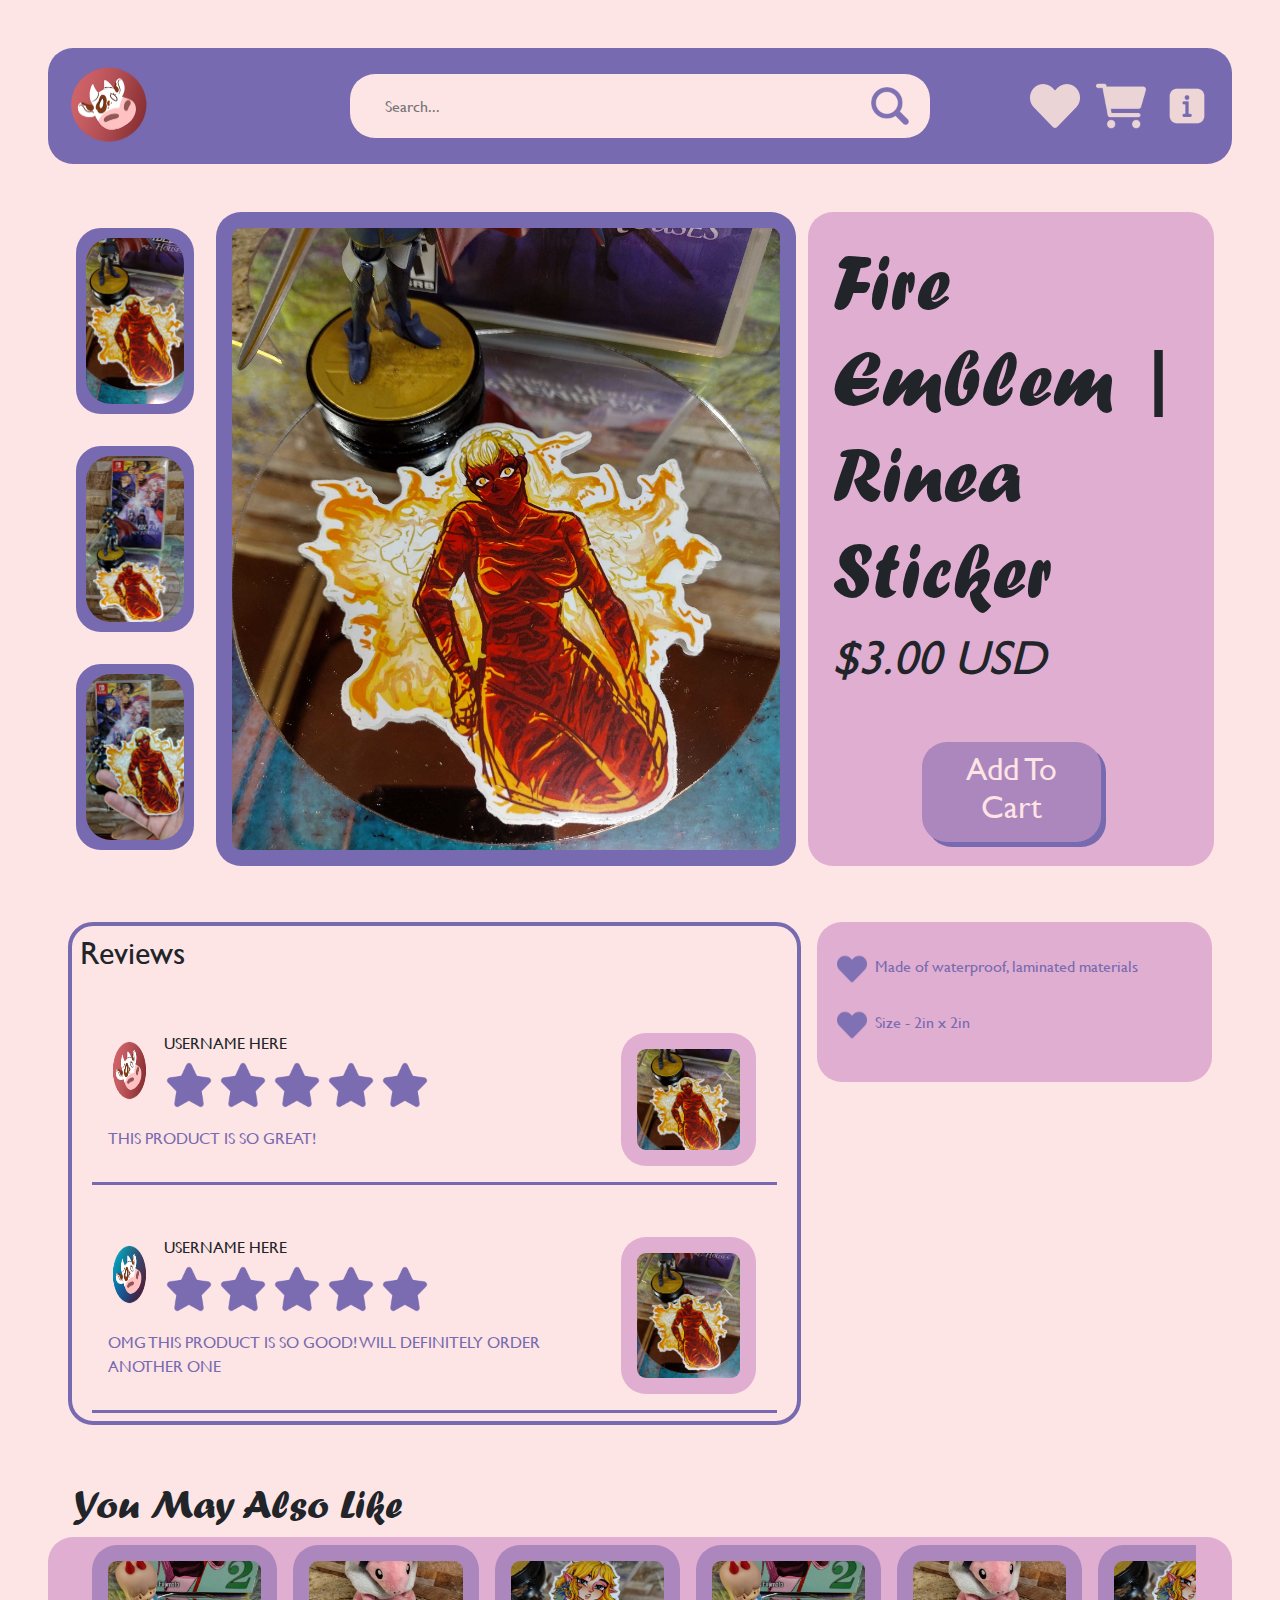
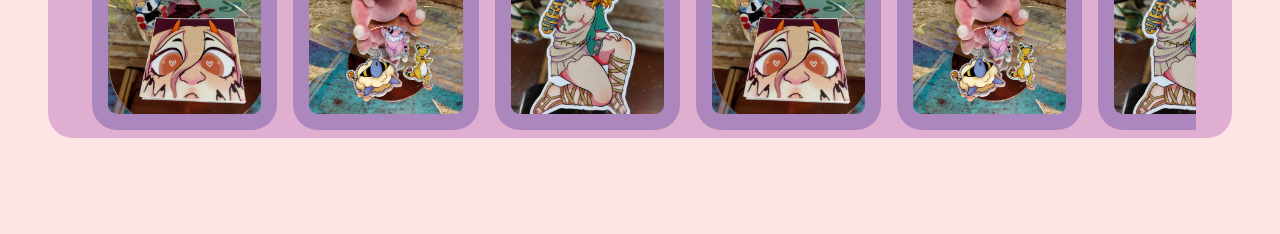
<file: rinea.html>
<!doctype html>
<html lang="en">
  <head>
    <meta charset="utf-8">
    <meta name="viewport" content="width=device-width, initial-scale=1">
    <title>MoriToTheMoon's Site</title>
    <link href="https://cdn.jsdelivr.net/npm/bootstrap@5.3.3/dist/css/bootstrap.min.css" rel="stylesheet" integrity="sha384-QWTKZyjpPEjISv5WaRU9OFeRpok6YctnYmDr5pNlyT2bRjXh0JMhjY6hW+ALEwIH" crossorigin="anonymous">
    <link rel="stylesheet" href="style.css">
    <link rel="icon" href="./assets/cow logo 1.png">
  </head>
  <body class="p-5">
    <!-- navbar-->
    <nav class="navbar navbar-expand-lg navbar-light py-2 mb-5">
      <div class="container-fluid d-flex flex-row justify-content-center">
        <div class="container w-25 float-start p-0 m-0" onclick="toHome()" style="cursor: pointer;">
          <img src="./assets/cow logo 1.png" width="100" height="100" class="float-start" />
        </div>
        <div class="container w-50 s-cont d-flex justify-content-center align-items-center">
          <input type="text" placeholder="Search...">
          <img src="./assets/3844432_magnifier_search_zoom_icon 2.png" width="50" height="50" />
        </div>
        <div class="container w-25 p-0 m-0 d-flex justify-content-end">
          <img src="./assets/8542029_heart_love_like_icon.png" width="50" height="50" class="mx-2"/>
          <img src="./assets/8664960_cart_shopping_icon.png" alt="" width="50" height="50" class="mx-2" onclick="toCart()" style="cursor: pointer;"/>
          <img src="./assets/4476899_description_about_interface_info_web icons_icon.png" width="50" height="50" class="mx-2"/>
        </div>
      </div>
    </nav>

    <div class="container-fluid d-flex flex-row h-100 mb-5">
        <div class="container row row-cols-1" style="width: 15%;">
            <div class="col p-3 ratio">
                <div class="art-col w-100 ratio bg-dpur position-relative" style="border-radius: 25px; border: 10px #776ab0 solid;">
                    <img src="./assets/IMG_20241114_084625590_HDR.jpg" alt="" class="object-fit-cover" style="border-radius: 25px;">
                  </div>
            </div>
            <div class="col p-3 ratio">
                <div class="art-col w-100 ratio bg-dpur position-relative" style="border-radius: 25px; border: 10px #776ab0 solid;">
                    <img src="./assets/IMG_20241114_084650103_HDR.jpg" alt="" class="object-fit-cover" style="border-radius: 25px;">
                  </div>
            </div>
            <div class="col p-3 ratio">
                <div class="art-col w-100 ratio bg-dpur position-relative" style="border-radius: 25px; border: 10px #776ab0 solid;">
                    <img src="./assets/IMG_20241114_084708625_HDR.jpg" alt="" class="object-fit-cover" style="border-radius: 25px;">
                  </div>
            </div>
        </div>
        <div class="container w-50 ratio bg-dpur" style="border-radius: 25px;">
            <img src="./assets/IMG_20241114_084625590_HDR.jpg" class="object-fit-cover p-3" alt="" style="border-radius: 25px;">
        </div>
        <div class="container d-flex flex-column bg-pi p-4" style="width: 35%; border-radius: 25px;">
            <h1 class="display-1" style="font-family: 'forte';">Fire Emblem | Rinea Sticker</h1>
            <h3 class="pb-5 display-5" style="font-style: italic;">$3.00 USD</h3>
            <div class="container w-50 bg-pur py-2 text-center f-bpi" style="border-radius: 25px; box-shadow: #776ab0 5px 5px; cursor: pointer;">
              <h2>Add To Cart</h2>
            </div>
        </div>
    </div>
    <div class="container-fluid d-flex flex-row h-auto">
      <div class="container-fluid p-2 m-2" style="border: #776ab0 4px solid; border-radius: 25px; width: 65%;">
        <h2>Reviews</h2>
        <div class="container-fluid mh-50 d-flex flex-column" style="overflow-x: hidden; overflow-y: scroll;">
          <!--INDIVIDUAL REVIEW-->
          <div class="container d-flex flex-row p-1 pb-3 my-5" style="border-bottom: #776ab0 3px solid;">
            <div class="container w-75 d-flex flex-column p-0 m-0">
              <div class="container d-flex flex-row">
                <div class="container ratio ratio-1x1 p-0" style=" width: 10%; border-radius: 50%;">
                  <img src="./assets/cow logo 1.png" alt="">
                </div>
                <div class="container d-flex flex-column">
                  <h6>USERNAME HERE</h6>
                  <div class="container flex flex-row p-0">
                    <img src="./assets/Full_Star.png" alt="" width="50">
                    <img src="./assets/Full_Star.png" alt="" width="50">
                    <img src="./assets/Full_Star.png" alt="" width="50">
                    <img src="./assets/Full_Star.png" alt="" width="50">
                    <img src="./assets/Full_Star.png" alt="" width="50">
                  </div>
                </div>
              </div>
              <div class="container mt-3 f-dpur">
                <p>THIS PRODUCT IS SO GREAT!</p>
              </div>
            </div>
            <div class="container-fluid bg-pi ratio ratio-1x1" style="border-radius: 25px; width: 20%;">
              <img src="./assets/IMG_20241114_084625590_HDR.jpg" class="object-fit-cover p-3 ratio over" alt="" style="border-radius: 25px;" width="100%" height="100%">
            </div>
          </div>
          <div class="container d-flex flex-row p-1 pb-3" style="border-bottom: #776ab0 3px solid;">
            <div class="container w-75 d-flex flex-column p-0 m-0">
              <div class="container d-flex flex-row">
                <div class="container ratio ratio-1x1 p-0" style=" width: 10%; border-radius: 50%;">
                  <img src="./assets/cow logo 2.png" alt="">
                </div>
                <div class="container d-flex flex-column">
                  <h6>USERNAME HERE</h6>
                  <div class="container flex flex-row p-0">
                    <img src="./assets/Full_Star.png" alt="" width="50">
                    <img src="./assets/Full_Star.png" alt="" width="50">
                    <img src="./assets/Full_Star.png" alt="" width="50">
                    <img src="./assets/Full_Star.png" alt="" width="50">
                    <img src="./assets/Full_Star.png" alt="" width="50">
                  </div>
                </div>
              </div>
              <div class="container mt-3 f-dpur">
                <p>OMG THIS PRODUCT IS SO GOOD! WILL DEFINITELY ORDER ANOTHER ONE</p>
              </div>
            </div>
            <div class="container-fluid bg-pi ratio ratio-1x1" style="border-radius: 25px; width: 20%;">
              <img src="./assets/IMG_20241114_084625590_HDR.jpg" class="object-fit-cover p-3 ratio over" alt="" style="border-radius: 25px;" width="100%" height="100%">
            </div>
          </div>
        </div>
      </div>
      <div class="container-fluid flex flex-column bg-pi py-4 h-100 m-2 px-2 f-dpur" style="border-radius: 25px; width: 35%;">
        <div class="container d-flex flex-row py-2">
          <img src="./assets/8542029_heart_love_like_icon 2.png" alt="" width="30" height="30" class="me-2">
          <p>
            Made of waterproof, laminated materials
          </p>
        </div>
        <div class="container d-flex flex-row py-2">
          <img src="./assets/8542029_heart_love_like_icon 2.png" alt="" width="30" height="30" class="me-2">
          <p>Size - 2in x 2in</p>
        </div>
      </div>
    </div>
    <div class="container-fluid d-flex flex-column my-5 p-0">
      <h1 style="font-family: 'forte';" class="ms-4">You May Also Like</h1>
      <div class="container-fluid horizontal-scrollable p-2 px-5 m-0 w-100 bg-pi" style="border-radius: 25px;">
        <div class="row flex-nowrap text-center">
            <div class="col-2 ratio ratio-1x1 p-2 bg-pur mx-2" style="width: 16.66%; border-radius: 25px; cursor: pointer;" onclick="toChainsawPage()">
              <img src="./assets/IMG_20241114_084432231_HDR.jpg" alt="" class="object-fit-cover p-3" style="border-radius: 25px;">
            </div>
            <div class="col-2 ratio ratio-1x1 p-2 bg-pur mx-2" style="width: 16.66%; border-radius: 25px; cursor: pointer;" onclick="toMareepPage()">
              <img src="./assets/IMG_20241114_084109491.jpg" alt="" class="object-fit-cover p-3" style="border-radius: 25px;">
            </div>
            <div class="col-2 ratio ratio-1x1 p-2 bg-pur mx-2" style="width: 16.66%; border-radius: 25px; cursor: pointer;" onclick="toLinkPage()">
              <img src="./assets/IMG_20241114_084947325_HDR.jpg" alt="" class="object-fit-cover p-3" style="border-radius: 25px;">
            </div>
            <div class="col-2 ratio ratio-1x1 p-2 bg-pur mx-2" style="width: 16.66%; border-radius: 25px; cursor: pointer;" onclick="toChainsawPage()">
              <img src="./assets/IMG_20241114_084432231_HDR.jpg" alt="" class="object-fit-cover p-3" style="border-radius: 25px;">
            </div>
            <div class="col-2 ratio ratio-1x1 p-2 bg-pur mx-2" style="width: 16.66%; border-radius: 25px; cursor: pointer;" onclick="toMareepPage()">
                <img src="./assets/IMG_20241114_084109491.jpg" alt="" class="object-fit-cover p-3" style="border-radius: 25px;">
              </div>
            <div class="col-2 ratio ratio-1x1 p-2 bg-pur mx-2" style="width: 16.66%; border-radius: 25px; cursor: pointer;" onclick="toLinkPage()">
              <img src="./assets/IMG_20241114_084947325_HDR.jpg" alt="" class="object-fit-cover p-3" style="border-radius: 25px;">
            </div>
            <div class="col-2 ratio ratio-1x1 p-2 bg-pur mx-2" style="width: 16.66%; border-radius: 25px; cursor: pointer;" onclick="toChainsawPage()">
              <img src="./assets/IMG_20241114_084432231_HDR.jpg" alt="" class="object-fit-cover p-3" style="border-radius: 25px;">
            </div>
            <div class="col-2 ratio ratio-1x1 p-2 bg-pur mx-2" style="width: 16.66%; border-radius: 25px; cursor: pointer;" onclick="toMareepPage()">
                <img src="./assets/IMG_20241114_084109491.jpg" alt="" class="object-fit-cover p-3" style="border-radius: 25px;">
              </div>
            <div class="col-2 ratio ratio-1x1 p-2 bg-pur mx-2" style="width: 16.66%; border-radius: 25px; cursor: pointer;" onclick="toLinkPage()">
              <img src="./assets/IMG_20241114_084947325_HDR.jpg" alt="" class="object-fit-cover p-3" style="border-radius: 25px;">
            </div>
        </div>
    </div>
    </div>
    <script src="script.js"></script>
    <script src="https://cdn.jsdelivr.net/npm/bootstrap@5.3.3/dist/js/bootstrap.bundle.min.js" integrity="sha384-YvpcrYf0tY3lHB60NNkmXc5s9fDVZLESaAA55NDzOxhy9GkcIdslK1eN7N6jIeHz" crossorigin="anonymous"></script>
  </body>
</html>
</file>
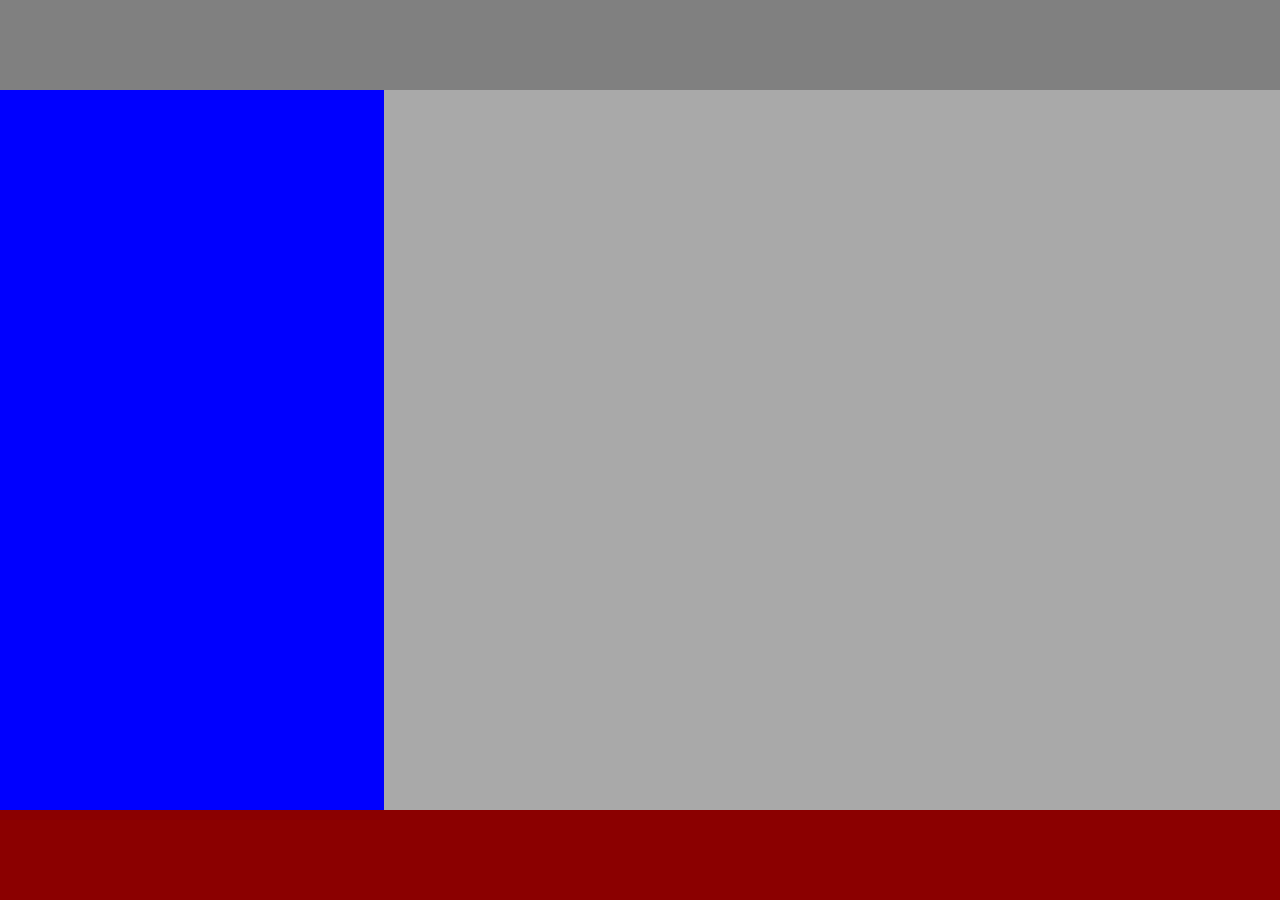
<file: Box layout/gridlayoutsublime.html>
<!DOCTYPE html>
<html>
<head>
<title>Sublime Layout</title>
<meta charset="UTF-8">
<style>
body {
margin: 0;
display: flex;
flex-direction: column;
height: 100vh;
}
.header {
background-color: grey;
height: 10%;
}
.main {
display: flex;
flex: 1;
}
.left {
background-color: blue;
width: 30%;
}
.right {
background-color: darkgrey;
flex: 1;
}
.footer {
background-color: darkred;
height: 10%;
}
</style>
</head>
<body>
<div class="header"></div>
<div class="main">
<div class="left"></div>
<div class="right"></div>
</div>
<div class="footer"></div>
</body>
</html>
</file>
<file: style.css>
@font-face {
    font-family: "sketchy";
    src: url(sketchy.ttf);
}

@font-face {
    font-family: "forte";
    src: url(FORTE.TTF);
}

@font-face {
    font-family: "gill";
    src: url(gillsansmt.ttf);
}

input[type=text] {
    width: 90%;
    padding: 12px 20px;
    margin: 8px 0;
    box-sizing: border-box;
    border: none;
    background-color: transparent;
  }

.navbar{
    background-color: #776ab0;
    border-radius: 25px;
}

.s-cont{
    background-color: #fde4e5;
    border-radius: 25px;
}

body{
    background-color:#fde4e5;
    font-family: "gill";
}

.h-abt{
    background-color: #776ab0;
}

.bg-dpur{
    background-color: #776ab0;
}

.f-dpur{
    color: #776ab0;
}
.bg-pur{
    background-color: #ac87bd;
}

.f-pur{
    color: #ac87bd;
}

.bg-pi{
    background-color: #e0aed0;
}

.bg-pi{
    background-color: #e0aed0;
}

.bg-pi-t{
    background-color: #e0aed0a9;
}

.f-pi{
    color: #e0aed0;
}

.bg-bpi{
    background-color:#fde4e5 ;
}

.f-bpi{
    color:#fde4e5 ;
}



.art-col{
    border-radius: 10px;
    object-fit: contain;
    padding-bottom: 100%;
    background-size: cover;
    background-position: center;
    cursor: pointer;
}

.pin-scroll{
    scrollbar-color: #776ab0;
}

 /* The heart of the matter */
        
 .horizontal-scrollable > .row {
    overflow-x: auto;
    white-space: nowrap;
}

.horizontal-scrollable > .row > .col-4 {
    display: inline-block;
    float: none;
}

select{
    background-color: #fde4e5;
    border-radius: 10px;
    padding: 10px;
    width: 25%;
    border: 2px #ac87bd solid;
    color: #776ab0;
    font-weight: bold;
}

input[type="radio"] {
    appearance: none;
    background-color: #e0aed0;
    margin: 0;
    font: inherit;
    color: currentColor;
    width: 1.5em;
    height: 1.5em;
    border: 0.2em solid #776ab0;
    border-radius: 50%;
  }

  .contact-input::placeholder{
    color: #776ab0;
    font-weight: 600;
    font-size: x-large;
  }
</file>
